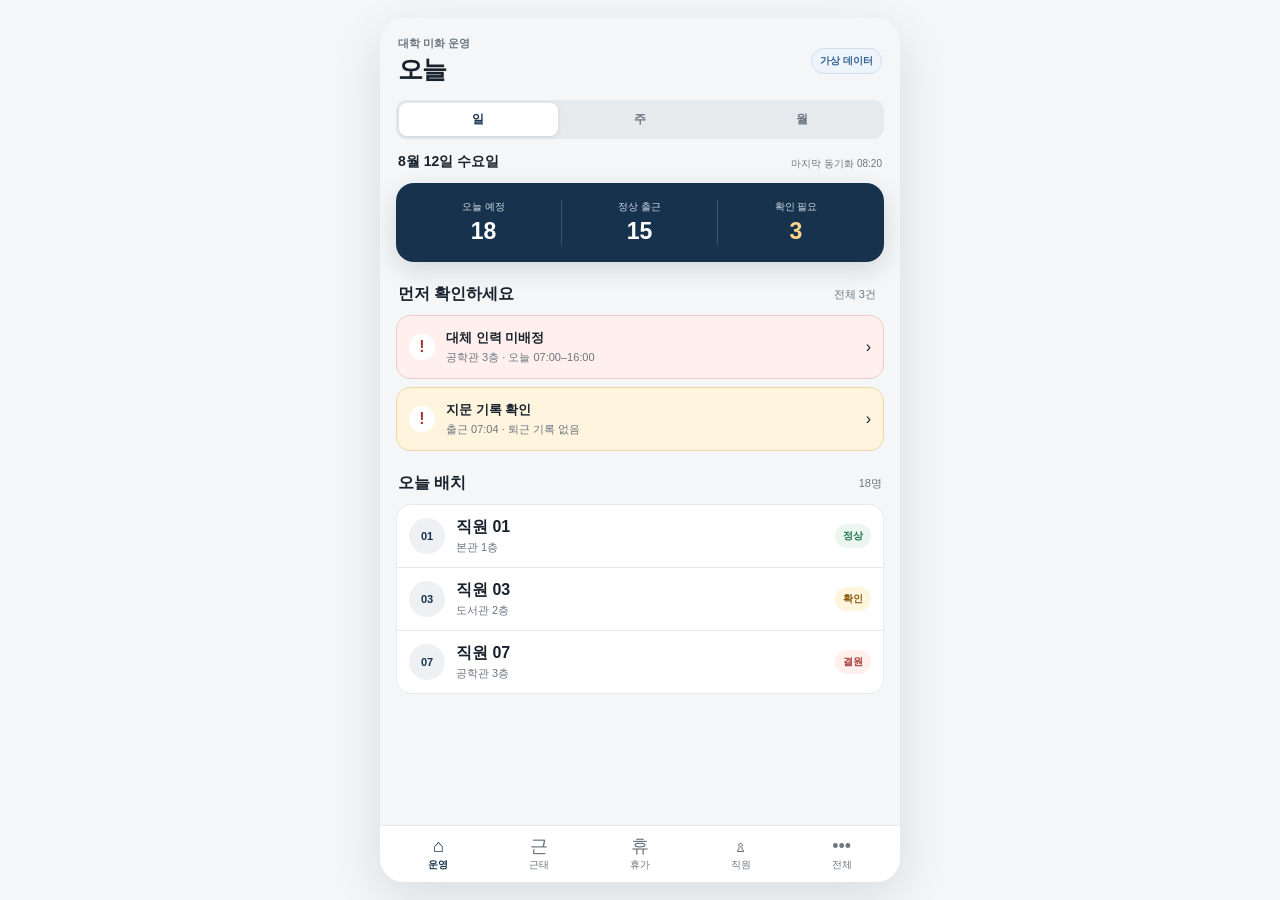
<file: mobile.html>
<!doctype html>
<html lang="ko">
<head>
  <meta charset="utf-8">
  <meta name="viewport" content="width=device-width,initial-scale=1,viewport-fit=cover">
  <meta name="theme-color" content="#17324d">
  <title>미화 운영 모바일 · 데모</title>
  <link rel="stylesheet" href="./mobile.css">
  <link rel="stylesheet" href="./mobile-period.css">
  <link rel="stylesheet" href="./mobile-full.css">
</head>
<body>
<div class="mobile-app">
  <header class="mobile-head">
    <div><p class="eyebrow">대학 미화 운영</p><h1 id="screenTitle">오늘</h1></div>
    <span class="demo-mark">가상 데이터</span>
  </header>

  <main>
    <section class="mobile-screen active" data-screen="today">
      <div class="period-switch" role="group" aria-label="운영 기간">
        <button class="active" data-period="day">일</button><button data-period="week">주</button><button data-period="month">월</button>
      </div>

      <div class="period-view active" data-period-view="day">
      <div class="date-line"><b>8월 12일 수요일</b><span>마지막 동기화 08:20</span></div>
      <div class="summary-card">
        <div><span>오늘 예정</span><strong>18</strong></div>
        <div><span>정상 출근</span><strong>15</strong></div>
        <div><span>확인 필요</span><strong class="warn-text">3</strong></div>
      </div>

      <div class="section-title"><h2>먼저 확인하세요</h2><button data-go="issues">전체 3건</button></div>
      <button class="issue-card danger-card" data-person="직원 07">
        <span class="issue-icon">!</span><span class="issue-copy"><b>대체 인력 미배정</b><small>공학관 3층 · 오늘 07:00–16:00</small></span><span>›</span>
      </button>
      <button class="issue-card amber-card" data-person="직원 03">
        <span class="issue-icon">!</span><span class="issue-copy"><b>지문 기록 확인</b><small>출근 07:04 · 퇴근 기록 없음</small></span><span>›</span>
      </button>

      <div class="section-title"><h2>오늘 배치</h2><span>18명</span></div>
      <div class="shift-list">
        <button data-person="직원 01"><span class="avatar">01</span><span><b>직원 01</b><small>본관 1층</small></span><em class="status ok">정상</em></button>
        <button data-person="직원 03"><span class="avatar">03</span><span><b>직원 03</b><small>도서관 2층</small></span><em class="status check">확인</em></button>
        <button data-person="직원 07"><span class="avatar">07</span><span><b>직원 07</b><small>공학관 3층</small></span><em class="status absent">결원</em></button>
      </div>
      </div>

      <div class="period-view" data-period-view="week">
        <div class="date-line"><b>8월 10일–16일</b><span>주간 운영 요약</span></div>
        <div class="week-strip" aria-label="날짜 선택">
          <button><span>월</span><b>10</b><i class="dot ok-dot"></i></button><button><span>화</span><b>11</b><i class="dot amber-dot"></i></button><button class="selected"><span>수</span><b>12</b><i class="dot red-dot"></i></button><button><span>목</span><b>13</b><i class="dot ok-dot"></i></button><button><span>금</span><b>14</b><i class="dot ok-dot"></i></button><button><span>토</span><b>15</b><i></i></button><button><span>일</span><b>16</b><i></i></button>
        </div>
        <div class="summary-card compact-summary"><div><span>근무일</span><strong>5</strong></div><div><span>정상</span><strong>82</strong></div><div><span>확인</span><strong class="warn-text">4</strong></div></div>
        <div class="section-title"><h2>요일별 현황</h2><span>오늘을 누르면 상세 표시</span></div>
        <div class="week-list">
          <button><span><b>월요일 10일</b><small>정상 17 · 휴가 1</small></span><em class="status ok">완료</em></button>
          <button><span><b>화요일 11일</b><small>정상 16 · 확인 1 · 휴가 1</small></span><em class="status check">확인 1</em></button>
          <button data-period-day="day"><span><b>수요일 12일 · 오늘</b><small>정상 15 · 확인 3</small></span><em class="status absent">확인 3</em></button>
          <button><span><b>목요일 13일</b><small>예정 18명</small></span><em class="status future">예정</em></button>
          <button><span><b>금요일 14일</b><small>예정 18명</small></span><em class="status future">예정</em></button>
        </div>
      </div>

      <div class="period-view" data-period-view="month">
        <div class="month-head"><button aria-label="이전 달">‹</button><b>2026년 8월</b><button aria-label="다음 달">›</button></div>
        <div class="month-legend"><span><i class="dot red-dot"></i>확인</span><span><i class="dot blue-dot"></i>휴가</span><span><i class="dot ok-dot"></i>정상</span></div>
        <div class="calendar-grid" aria-label="2026년 8월 근태 달력">
          <span class="dow">일</span><span class="dow">월</span><span class="dow">화</span><span class="dow">수</span><span class="dow">목</span><span class="dow">금</span><span class="dow">토</span>
          <button class="muted">26</button><button class="muted">27</button><button class="muted">28</button><button class="muted">29</button><button class="muted">30</button><button class="muted">31</button><button>1</button>
          <button>2</button><button class="worked">3<i class="dot ok-dot"></i></button><button class="worked">4<i class="dot ok-dot"></i></button><button class="worked">5<i class="dot blue-dot"></i></button><button class="worked">6<i class="dot ok-dot"></i></button><button class="worked">7<i class="dot amber-dot"></i></button><button>8</button>
          <button>9</button><button class="worked">10<i class="dot ok-dot"></i></button><button class="worked">11<i class="dot amber-dot"></i></button><button class="today-cell" data-period-day="day">12<i class="dot red-dot"></i><small>3</small></button><button class="future-cell">13</button><button class="future-cell">14</button><button>15</button>
          <button>16</button><button class="future-cell">17</button><button class="future-cell">18</button><button class="future-cell">19</button><button class="future-cell">20</button><button class="future-cell">21</button><button>22</button>
          <button>23</button><button class="future-cell">24</button><button class="future-cell">25</button><button class="future-cell">26</button><button class="future-cell">27</button><button class="future-cell">28</button><button>29</button>
          <button>30</button><button class="future-cell">31</button><button class="muted">1</button><button class="muted">2</button><button class="muted">3</button><button class="muted">4</button><button class="muted">5</button>
        </div>
        <div class="month-summary"><div><b>82</b><span>정상 근무</span></div><div><b>4</b><span>확인 필요</span></div><div><b>3</b><span>휴가·병가</span></div></div>
        <div class="action-card month-action"><h3>8월 12일 · 확인 3건</h3><p>퇴근 지문 없음 1건, 대체 미배정 1건, 휴가 증빙 확인 1건</p><button class="primary-action" data-period-day="day">오늘 상세 보기</button></div>
      </div>
    </section>

    <section class="mobile-screen" data-screen="issues">
      <div class="filter-row"><button class="selected">전체 3</button><button>지문 1</button><button>휴가 1</button><button>대체 1</button></div>
      <div class="section-title"><h2>조치가 필요한 항목</h2></div>
      <article class="action-card">
        <div class="action-head"><span class="tag red">긴급</span><time>오늘</time></div>
        <h3>공학관 3층 대체 인력 미배정</h3><p>직원 07의 휴가가 승인됐지만 대체 근무자가 없습니다.</p>
        <button class="primary-action" data-action="replacement">대체 인력 배정</button>
      </article>
      <article class="action-card">
        <div class="action-head"><span class="tag amber">확인</span><time>08:11</time></div>
        <h3>직원 03 퇴근 지문 없음</h3><p>출근 기록은 있으나 퇴근 기록이 없어 정상 근무로 확정하지 않았습니다.</p>
        <button class="secondary-action" data-person="직원 03">상세 보기</button>
      </article>
      <article class="action-card">
        <div class="action-head"><span class="tag amber">확인</span><time>어제</time></div>
        <h3>병가 증빙기간 확인</h3><p>신청기간과 제출된 증빙기간이 다릅니다.</p>
        <button class="secondary-action" data-action="leave">휴가 건 보기</button>
      </article>
    </section>

    <section class="mobile-screen" data-screen="people">
      <label class="search-box"><span>⌕</span><input id="personSearch" type="search" placeholder="직원 또는 담당구역 검색"></label>
      <div class="section-title"><h2>직원</h2><span id="peopleCount">5명</span></div>
      <div class="people-list" id="peopleList"></div>
    </section>

    <section class="mobile-screen" data-screen="attendance">
      <div class="month-head"><button>‹</button><b>2026년 8월 근태</b><button>›</button></div>
      <div class="summary-card"><div><span>정상</span><strong>82</strong></div><div><span>휴가·병가</span><strong>3</strong></div><div><span>확인</span><strong class="warn-text">4</strong></div></div>
      <div class="quick-actions"><button data-demo="근태 검증을 다시 실행했습니다.">검증 다시 실행</button><button data-demo="출근부 XLS 생성 흐름입니다.">출근부 XLS 생성</button></div>
      <div class="section-title"><h2>직원별 월간 결과</h2><button data-go="issues">이상 4건</button></div>
      <div class="record-list"><button data-person="직원 01"><span><b>직원 01 · 본관 1층</b><small>정상 19 · 휴가 1 · 확인 0</small></span><em class="status ok">정상</em></button><button data-person="직원 03"><span><b>직원 03 · 도서관 2층</b><small>정상 18 · 기록 확인 2</small></span><em class="status check">확인 2</em></button><button data-person="직원 07"><span><b>직원 07 · 공학관 3층</b><small>정상 15 · 휴가 5 · 대체 1</small></span><em class="status absent">휴가</em></button></div>
    </section>

    <section class="mobile-screen" data-screen="leave">
      <div class="month-head"><button>‹</button><b>2026년 8월</b><button>›</button></div>
      <div class="summary-card"><div><span>신청</span><strong>4</strong></div><div><span>승인</span><strong>3</strong></div><div><span>확인</span><strong class="warn-text">1</strong></div></div>
      <button class="wide-create" data-demo="새 휴가 등록 화면입니다.">＋ 휴가 등록</button>
      <div class="section-title"><h2>휴가 · 병가</h2><span>신청 → 증빙 → 승인 → 복귀</span></div>
      <div class="record-list"><button data-action="leave"><span><b>직원 05 · 병가</b><small>8/10–8/14 · 증빙기간 확인 필요</small></span><em class="status check">확인</em></button><button data-person="직원 07"><span><b>직원 07 · 연차</b><small>8/12 · 승인 · 대체 미배정</small></span><em class="status absent">결원</em></button><button data-demo="승인된 휴가 상세입니다."><span><b>직원 12 · 연차</b><small>8/20–8/21 · 승인</small></span><em class="status ok">승인</em></button></div>
    </section>

    <section class="mobile-screen" data-screen="more">
      <div class="user-card"><span class="manager-avatar">관</span><div><b>현장 관리자</b><small>업무용 모바일 데모</small></div></div>
      <div class="menu-list">
        <button data-go="issues"><span>확</span><div><b>확인할 항목</b><small>지문·휴가·대체 예외 3건</small></div><em>›</em></button>
        <button data-action="leave"><span>휴</span><div><b>휴가 · 병가</b><small>신청과 증빙 상태 확인</small></div><em>›</em></button>
        <button data-action="replacement"><span>대</span><div><b>대체 근무</b><small>결원 확인과 대체자 배정</small></div><em>›</em></button>
        <button data-action="fingerprint"><span>지</span><div><b>지문 데이터 상태</b><small>마지막 반영 08:20 · 정상</small></div><em>›</em></button>
        <button data-action="import"><span>원</span><div><b>지문 XLS 가져오기</b><small>파일 → 미리보기 → 확인 → 적용</small></div><em>›</em></button>
        <button data-action="history"><span>록</span><div><b>원본기록 · 롤백</b><small>가져오기 이력과 되돌리기</small></div><em>›</em></button>
        <button data-action="docs"><span>문</span><div><b>문서</b><small>출근부·휴가대장·확인서 생성</small></div><em>›</em></button>
      </div>
      <p class="prototype-note">이 화면은 클라이언트 검토용 목업입니다. 표시된 사람과 기록은 모두 가상이며 실제 저장은 하지 않습니다.</p>
    </section>
  </main>

  <nav class="bottom-nav" aria-label="주 메뉴">
    <button class="active" data-nav="today"><span>⌂</span>운영</button>
    <button data-nav="attendance"><span>근</span>근태</button>
    <button data-nav="leave"><span>휴</span>휴가</button>
    <button data-nav="people"><span>♙</span>직원</button>
    <button data-nav="more"><span>•••</span>전체</button>
  </nav>
</div>

<div class="sheet-backdrop" id="sheetBackdrop" hidden>
  <section class="bottom-sheet" role="dialog" aria-modal="true" aria-labelledby="sheetTitle">
    <div class="sheet-grip"></div><button class="sheet-close" id="sheetClose" aria-label="닫기">×</button>
    <div id="sheetContent"></div>
  </section>
</div>
<div class="toast-mobile" id="mobileToast" hidden></div>
<script src="./mobile.js"></script>
</body>
</html>
</file>
<file: mobile.css>
:root{color-scheme:light;--navy:#17324d;--ink:#17222d;--muted:#6b7680;--line:#e6eaed;--bg:#f4f6f7;--white:#fff;--green:#23734d;--green-bg:#eaf6ef;--amber:#8a5a0a;--amber-bg:#fff5df;--red:#a43b35;--red-bg:#fff0ee;--blue:#315f8e;--blue-bg:#edf4fb}*{box-sizing:border-box}html,body{margin:0;min-height:100%;background:var(--bg);color:var(--ink);font-family:-apple-system,BlinkMacSystemFont,"Apple SD Gothic Neo","Malgun Gothic","Segoe UI",sans-serif}button,input{font:inherit}.mobile-app{width:min(100%,520px);min-height:100dvh;margin:0 auto;background:var(--bg);padding-bottom:84px}.mobile-head{position:sticky;top:0;z-index:20;display:flex;align-items:center;justify-content:space-between;padding:18px 18px 12px;background:rgba(244,246,247,.96);backdrop-filter:blur(10px)}.eyebrow{margin:0 0 2px;font-size:11px;color:var(--muted);font-weight:700}.mobile-head h1{margin:0;font-size:25px;letter-spacing:-.04em}.demo-mark{font-size:10px;font-weight:800;color:var(--blue);background:var(--blue-bg);border:1px solid #ccdef0;border-radius:999px;padding:5px 8px}.mobile-screen{display:none;padding:0 16px 22px}.mobile-screen.active{display:block}.date-line{display:flex;align-items:end;justify-content:space-between;margin:4px 2px 12px}.date-line b{font-size:14px}.date-line span{font-size:10px;color:var(--muted)}.summary-card{display:grid;grid-template-columns:repeat(3,1fr);background:var(--navy);color:var(--white);border-radius:18px;padding:17px 10px;box-shadow:0 8px 24px rgba(23,50,77,.14)}.summary-card div{text-align:center;border-right:1px solid rgba(255,255,255,.16)}.summary-card div:last-child{border:0}.summary-card span{display:block;font-size:10px;color:#cdd9e3}.summary-card strong{display:block;margin-top:4px;font-size:23px}.summary-card .warn-text{color:#ffd58b}.section-title{display:flex;align-items:center;justify-content:space-between;margin:22px 2px 10px}.section-title h2{margin:0;font-size:16px}.section-title>button,.section-title>span{border:0;background:none;color:var(--muted);font-size:11px}.issue-card{width:100%;border:1px solid transparent;border-radius:14px;padding:13px 12px;margin-bottom:8px;display:flex;align-items:center;gap:11px;text-align:left;color:var(--ink)}.danger-card{background:var(--red-bg);border-color:#f1cbc7}.amber-card{background:var(--amber-bg);border-color:#efd8a6}.issue-icon{width:26px;height:26px;border-radius:50%;display:grid;place-items:center;background:var(--white);font-weight:900;color:var(--red)}.issue-copy{flex:1}.issue-copy b,.issue-copy small{display:block}.issue-copy b{font-size:13px}.issue-copy small{margin-top:3px;font-size:11px;color:var(--muted)}.shift-list,.people-list,.menu-list{background:var(--white);border:1px solid var(--line);border-radius:16px;overflow:hidden}.shift-list button,.people-list button,.menu-list button{width:100%;border:0;border-bottom:1px solid var(--line);background:var(--white);padding:12px;display:flex;align-items:center;gap:11px;text-align:left;color:var(--ink)}.shift-list button:last-child,.people-list button:last-child,.menu-list button:last-child{border-bottom:0}.shift-list button>span:nth-child(2),.people-list button>span:nth-child(2){flex:1}.shift-list b,.shift-list small,.people-list b,.people-list small,.menu-list b,.menu-list small{display:block}.shift-list small,.people-list small,.menu-list small{font-size:11px;color:var(--muted);margin-top:2px}.avatar,.manager-avatar{width:36px;height:36px;border-radius:50%;display:grid;place-items:center;background:#edf1f4;color:var(--navy);font-size:11px;font-weight:800}.status,.tag{font-style:normal;font-size:10px;font-weight:800;border-radius:999px;padding:5px 8px}.status.ok{color:var(--green);background:var(--green-bg)}.status.check,.tag.amber{color:var(--amber);background:var(--amber-bg)}.status.absent,.tag.red{color:var(--red);background:var(--red-bg)}.filter-row{display:flex;gap:7px;overflow:auto;padding:3px 0 2px}.filter-row button{white-space:nowrap;border:1px solid var(--line);background:var(--white);border-radius:999px;padding:7px 11px;font-size:11px}.filter-row button.selected{background:var(--navy);color:var(--white);border-color:var(--navy)}.action-card{background:var(--white);border:1px solid var(--line);border-radius:16px;padding:15px;margin-bottom:10px}.action-head{display:flex;justify-content:space-between;align-items:center}.action-head time{font-size:10px;color:var(--muted)}.action-card h3{font-size:14px;margin:12px 0 5px}.action-card p{font-size:12px;color:var(--muted);line-height:1.55;margin:0 0 13px}.primary-action,.secondary-action{width:100%;border-radius:10px;padding:10px;font-weight:800;font-size:12px}.primary-action{border:0;background:var(--navy);color:var(--white)}.secondary-action{border:1px solid var(--line);background:var(--white);color:var(--ink)}.search-box{display:flex;align-items:center;gap:8px;background:var(--white);border:1px solid var(--line);border-radius:13px;padding:0 12px}.search-box input{width:100%;border:0;outline:0;background:transparent;padding:12px 0;font-size:13px}.user-card{display:flex;align-items:center;gap:12px;padding:16px;background:var(--navy);color:var(--white);border-radius:17px;margin-bottom:14px}.manager-avatar{background:rgba(255,255,255,.15);color:var(--white)}.user-card b,.user-card small{display:block}.user-card small{color:#cad7e2;margin-top:3px;font-size:11px}.menu-list button>span{width:34px;height:34px;display:grid;place-items:center;background:#f1f4f6;border-radius:10px;font-weight:800}.menu-list button>div{flex:1}.menu-list em{font-style:normal;color:var(--muted)}.prototype-note{font-size:10px;color:var(--muted);line-height:1.6;padding:12px 3px}.bottom-nav{position:fixed;z-index:30;bottom:0;left:50%;transform:translateX(-50%);width:min(100%,520px);display:grid;grid-template-columns:repeat(4,1fr);padding:7px 8px calc(7px + env(safe-area-inset-bottom));background:rgba(255,255,255,.97);border-top:1px solid var(--line);backdrop-filter:blur(12px)}.bottom-nav button{position:relative;border:0;background:none;color:var(--muted);display:grid;justify-items:center;gap:2px;font-size:10px;padding:3px}.bottom-nav button>span{font-size:18px;line-height:20px}.bottom-nav button.active{color:var(--navy);font-weight:800}.bottom-nav b{position:absolute;top:0;left:calc(50% + 8px);min-width:15px;height:15px;border-radius:999px;background:var(--red);color:var(--white);font-size:9px;display:grid;place-items:center}.sheet-backdrop{position:fixed;z-index:50;inset:0;background:rgba(13,24,35,.38);display:flex;align-items:end;justify-content:center}.sheet-backdrop[hidden]{display:none}.bottom-sheet{position:relative;width:min(100%,520px);max-height:86dvh;overflow:auto;background:var(--white);border-radius:22px 22px 0 0;padding:12px 18px calc(24px + env(safe-area-inset-bottom));animation:sheet-in .18s ease-out}.sheet-grip{width:38px;height:4px;border-radius:999px;background:#d4d9dd;margin:0 auto 15px}.sheet-close{position:absolute;right:14px;top:14px;border:0;background:#f1f3f4;border-radius:50%;width:30px;height:30px;font-size:20px}.profile-top{display:flex;align-items:center;gap:13px;margin-bottom:18px}.profile-top .avatar{width:48px;height:48px}.profile-top h2{font-size:18px;margin:0}.profile-top p{font-size:11px;color:var(--muted);margin:3px 0 0}.detail-grid{display:grid;grid-template-columns:90px 1fr;border:1px solid var(--line);border-radius:12px;overflow:hidden;font-size:12px}.detail-grid span{padding:10px;border-bottom:1px solid var(--line)}.detail-grid span:nth-last-child(-n+2){border-bottom:0}.detail-grid span:nth-child(odd){background:#f7f8f9;color:var(--muted)}.sheet-actions{display:grid;grid-template-columns:1fr 1fr;gap:8px;margin-top:14px}.sheet-actions button{border:1px solid var(--line);border-radius:10px;background:var(--white);padding:10px;font-size:12px;font-weight:800}.sheet-actions button.primary-action{background:var(--navy);color:var(--white);border-color:var(--navy)}.toast-mobile{position:fixed;z-index:80;left:50%;bottom:92px;transform:translateX(-50%);width:max-content;max-width:calc(100% - 32px);background:#17222d;color:#fff;border-radius:10px;padding:10px 13px;font-size:12px;box-shadow:0 8px 24px rgba(0,0,0,.2)}@keyframes sheet-in{from{transform:translateY(35px);opacity:.6}to{transform:none;opacity:1}}@media(min-width:521px){body{padding:18px 0}.mobile-app{min-height:calc(100dvh - 36px);border-radius:24px;overflow:hidden;box-shadow:0 16px 50px rgba(23,50,77,.12)}.bottom-nav{bottom:18px;border-radius:0 0 24px 24px}.bottom-sheet{border-radius:22px;margin-bottom:18px}}
</file>
<file: mobile-period.css>
.period-switch{display:grid;grid-template-columns:repeat(3,1fr);gap:3px;background:#e6eaed;border-radius:11px;padding:3px;margin:2px 0 14px}.period-switch button{border:0;background:transparent;color:var(--muted);border-radius:8px;padding:8px;font-size:12px;font-weight:800}.period-switch button.active{background:var(--white);color:var(--navy);box-shadow:0 1px 4px rgba(23,50,77,.12)}.period-view{display:none}.period-view.active{display:block}.week-strip{display:grid;grid-template-columns:repeat(7,1fr);gap:3px;margin-bottom:12px}.week-strip button{border:0;background:transparent;border-radius:11px;padding:8px 2px 6px;display:grid;justify-items:center;gap:3px;color:var(--muted)}.week-strip button span{font-size:10px}.week-strip button b{font-size:14px}.week-strip button.selected{background:var(--navy);color:var(--white)}.dot{display:inline-block;width:6px;height:6px;border-radius:50%}.ok-dot{background:var(--green)}.amber-dot{background:#d28a17}.red-dot{background:var(--red)}.blue-dot{background:var(--blue)}.week-strip .selected .red-dot{background:#ff9b92}.compact-summary{margin-bottom:18px}.compact-summary strong{font-size:20px}.week-list{background:var(--white);border:1px solid var(--line);border-radius:16px;overflow:hidden}.week-list button{width:100%;border:0;border-bottom:1px solid var(--line);background:var(--white);padding:13px;display:flex;align-items:center;text-align:left;color:var(--ink)}.week-list button:last-child{border-bottom:0}.week-list button>span{flex:1}.week-list b,.week-list small{display:block}.week-list small{font-size:11px;color:var(--muted);margin-top:3px}.status.future{color:var(--muted);background:#f0f2f4}.month-head{display:grid;grid-template-columns:36px 1fr 36px;align-items:center;text-align:center;margin:2px 0 6px}.month-head button{border:0;background:transparent;font-size:22px;color:var(--muted)}.month-head b{font-size:15px}.month-legend{display:flex;justify-content:center;gap:14px;margin-bottom:10px;font-size:10px;color:var(--muted)}.month-legend span{display:flex;align-items:center;gap:5px}.calendar-grid{display:grid;grid-template-columns:repeat(7,1fr);background:var(--white);border:1px solid var(--line);border-radius:16px;padding:8px;gap:3px}.calendar-grid .dow{text-align:center;padding:5px 0;font-size:10px;color:var(--muted);font-weight:800}.calendar-grid button{position:relative;min-height:42px;border:0;background:transparent;border-radius:10px;color:var(--ink);font-size:12px}.calendar-grid button .dot{position:absolute;bottom:5px;left:50%;transform:translateX(-50%)}.calendar-grid button.muted{color:#bdc3c8}.calendar-grid button.future-cell{color:#737d86}.calendar-grid button.today-cell{background:var(--navy);color:var(--white);font-weight:800}.calendar-grid button.today-cell small{position:absolute;right:3px;top:3px;width:15px;height:15px;border-radius:50%;background:var(--red);color:var(--white);display:grid;place-items:center;font-size:8px}.calendar-grid button.today-cell .dot{background:#ff9b92}.month-summary{display:grid;grid-template-columns:repeat(3,1fr);background:var(--white);border:1px solid var(--line);border-radius:14px;margin-top:10px;padding:12px 6px}.month-summary div{text-align:center;border-right:1px solid var(--line)}.month-summary div:last-child{border:0}.month-summary b,.month-summary span{display:block}.month-summary b{font-size:18px}.month-summary span{font-size:9px;color:var(--muted);margin-top:2px}.month-action{margin-top:10px}.month-action h3{margin-top:0}
</file>
<file: mobile-full.css>
/* Client-ready full mobile operations demo. */
.bottom-nav{grid-template-columns:repeat(5,1fr)}
.quick-actions{display:grid;grid-template-columns:1fr 1fr;gap:8px;margin-top:10px}.quick-actions button,.wide-create{border:1px solid var(--line);background:var(--white);color:var(--navy);border-radius:11px;padding:11px;font-size:11px;font-weight:800}.quick-actions button:last-child,.wide-create{background:var(--navy);color:var(--white);border-color:var(--navy)}.wide-create{width:100%;margin-top:10px}.record-list{background:var(--white);border:1px solid var(--line);border-radius:16px;overflow:hidden}.record-list>button{width:100%;border:0;border-bottom:1px solid var(--line);background:var(--white);padding:13px;display:flex;align-items:center;text-align:left;color:var(--ink)}.record-list>button:last-child{border:0}.record-list>button>span{flex:1}.record-list b,.record-list small{display:block}.record-list small{font-size:11px;color:var(--muted);margin-top:4px}.doc-actions{display:grid;grid-template-columns:1fr 1fr;gap:8px}.doc-actions button{min-height:70px;border:1px solid var(--line);background:#f7f9fa;border-radius:12px;color:var(--navy);font-size:12px;font-weight:800}.bottom-nav button{min-width:0}
</file>
